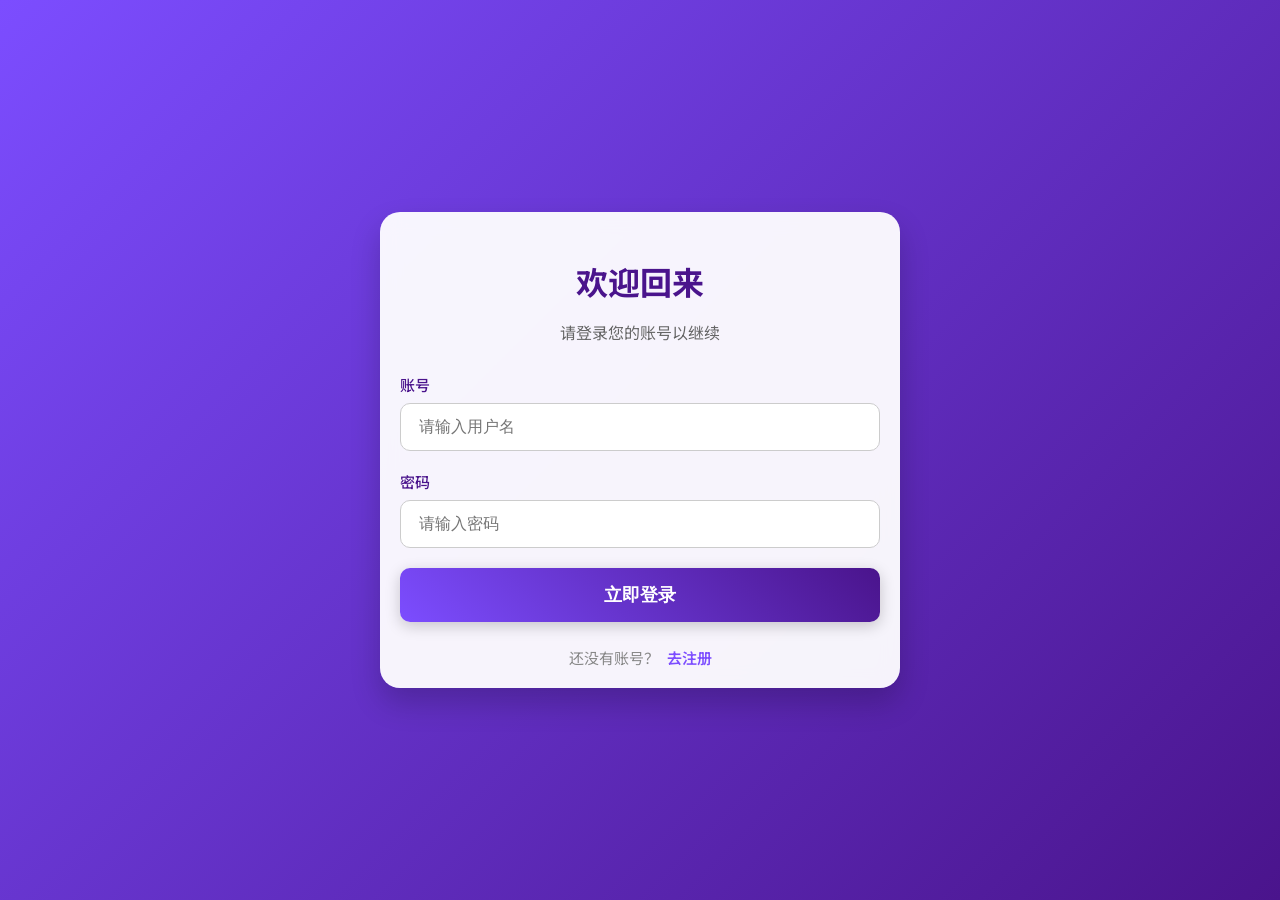
<file: src/main/resources/static/auth/auth.html>
<!DOCTYPE html>
<html lang="zh-CN">
<head>
    <meta charset="UTF-8">
    <meta name="viewport" content="width=device-width, initial-scale=1.0">
    <title>系统认证</title>
    <link href="https://fonts.googleapis.com/css2?family=Noto+Sans+SC:wght@400;500;700&display=swap" rel="stylesheet">
    <link rel="stylesheet" href="auth.css">
</head>
<body>

<div class="login-container">
    <div class="login-box">
        <div class="login-header">
            <h2 id="formTitle">欢迎回来</h2>
            <p id="formSubtitle">请登录您的账号以继续</p>
        </div>
        <form id="authForm">
            <div class="input-group">
                <label for="username">账号</label>
                <input type="text" id="username" name="username" placeholder="请输入用户名" required autocomplete="off">
            </div>

            <div class="input-group">
                <label for="password">密码</label>
                <input type="password" id="password" name="password" placeholder="请输入密码" required>
            </div>

            <div class="input-group" id="confirm-password-group" style="display: none;">
                <label for="confirmPassword">确认密码</label>
                <input type="password" id="confirmPassword" name="confirmPassword" placeholder="请再次输入密码">
            </div>

            <button type="submit" id="submitBtn" class="submit-btn">立即登录</button>

            <div class="toggle-box">
                <span id="toggleText">还没有账号？</span>
                <a href="#" id="toggleLink">去注册</a>
            </div>
        </form>
    </div>
</div>

<div id="toast-container" class="toast"></div>

<script src="auth.js"></script>
</body>
</html>
</file>
<file: src/main/resources/static/auth/auth.css>
body {
    font-family: 'Noto Sans SC', sans-serif;
    margin: 0;
    display: flex;
    justify-content: center;
    align-items: center;
    min-height: 100vh; /* 确保占据整个视口高度 */
    background: linear-gradient(135deg, #7c4dff, #4a148c); /* 紫色渐变背景 */
    color: #333; /* 默认字体颜色 */
    overflow: hidden; /* 防止滚动条 */
}

.login-container {
    padding: 20px; /* 增加外部内边距 */
    /* 移除固定宽度，使用 max-width 限制宽度 */
    max-width: 480px; /* 增加最大宽度，让表单更宽敞 */
    width: 90%; /* 在小屏幕上自适应 */
    background: rgba(255, 255, 255, 0.95); /* 半透明白色背景 */
    border-radius: 20px; /* 更大的圆角 */
    box-shadow: 0 15px 30px rgba(0, 0, 0, 0.2); /* 更深更柔和的阴影 */
    backdrop-filter: blur(10px); /* 磨砂玻璃效果 */
    text-align: center;
}

.login-header {
    margin-bottom: 30px; /* 增加底部间距 */
}

.login-header h2 {
    font-size: 32px; /* 标题字号更大 */
    font-weight: 700; /* 更粗的字重 */
    color: #4a148c; /* 深紫色标题 */
    margin-bottom: 8px; /* 标题与副标题间距 */
}

.login-header p {
    font-size: 16px; /* 副标题字号 */
    color: #666; /* 灰色副标题 */
}

.input-group {
    margin-bottom: 20px; /* 增加输入组间距 */
    text-align: left; /* 标签和输入框左对齐 */
}

.input-group label {
    display: block; /* 标签独立一行 */
    margin-bottom: 8px; /* 标签与输入框间距 */
    font-size: 15px;
    font-weight: 500;
    color: #4a148c; /* 标签颜色 */
}

.input-group input {
    width: 100%;
    padding: 14px 18px; /* 增加内边距 */
    border: 1px solid #ccc;
    border-radius: 10px; /* 圆角更大 */
    font-size: 16px; /* 输入框字号 */
    color: #333;
    transition: border-color 0.3s ease, box-shadow 0.3s ease;
    box-sizing: border-box; /* 确保 padding 不增加宽度 */
}

.input-group input:focus {
    border-color: #7c4dff; /* 聚焦时边框颜色 */
    box-shadow: 0 0 0 3px rgba(124, 77, 255, 0.2); /* 聚焦时柔和阴影 */
    outline: none; /* 移除默认轮廓 */
}

.submit-btn {
    width: 100%;
    padding: 15px; /* 增加内边距 */
    background: linear-gradient(45deg, #7c4dff, #4a148c); /* 按钮渐变色 */
    color: white;
    border: none;
    border-radius: 10px; /* 按钮圆角 */
    font-size: 18px; /* 按钮字号 */
    font-weight: 600;
    cursor: pointer;
    transition: all 0.3s ease;
    box-shadow: 0 4px 15px rgba(0, 0, 0, 0.2); /* 按钮阴影 */
}

.submit-btn:hover {
    background: linear-gradient(45deg, #4a148c, #7c4dff); /* 悬停时渐变反转 */
    box-shadow: 0 6px 20px rgba(0, 0, 0, 0.3); /* 悬停时阴影更深 */
    transform: translateY(-2px); /* 轻微上浮效果 */
}

.submit-btn:disabled {
    background: #cccccc;
    cursor: not-allowed;
    box-shadow: none;
    transform: none;
}

.toggle-box {
    margin-top: 25px; /* 增加与按钮的间距 */
    text-align: center;
    font-size: 15px;
    color: #888; /* 稍浅的文字颜色 */
}

.toggle-box a {
    color: #7c4dff; /* 链接颜色与主题色一致 */
    text-decoration: none;
    font-weight: 600;
    margin-left: 5px;
    cursor: pointer;
    transition: color 0.2s, text-decoration 0.2s;
}

.toggle-box a:hover {
    color: #4a148c; /* 悬停时深紫色 */
    text-decoration: underline;
}

/* === Toast 提示框样式 === */
.toast {
    visibility: hidden; /* 默认隐藏 */
    min-width: 250px;
    background-color: #333;
    color: #fff;
    text-align: center;
    border-radius: 8px;
    padding: 16px;
    position: fixed;
    z-index: 1000;
    left: 50%;
    transform: translateX(-50%);
    bottom: 30px; /* 距离底部 */
    font-size: 16px;
    opacity: 0;
    transition: visibility 0s, opacity 0.5s ease-in-out;
}

.toast.show {
    visibility: visible; /* 显示 */
    opacity: 1;
}

.toast.success {
    background-color: #4CAF50; /* 绿色 */
}

.toast.error {
    background-color: #f44336; /* 红色 */
}

/* 媒体查询：适配小屏幕 */
@media (max-width: 600px) {
    .login-container {
        padding: 25px;
        width: 95%;
        border-radius: 15px;
    }
    .login-header h2 {
        font-size: 28px;
    }
    .login-header p {
        font-size: 14px;
    }
    .input-group input, .submit-btn {
        padding: 12px 15px;
        font-size: 16px;
    }
    .toggle-box {
        font-size: 14px;
    }
}
</file>
